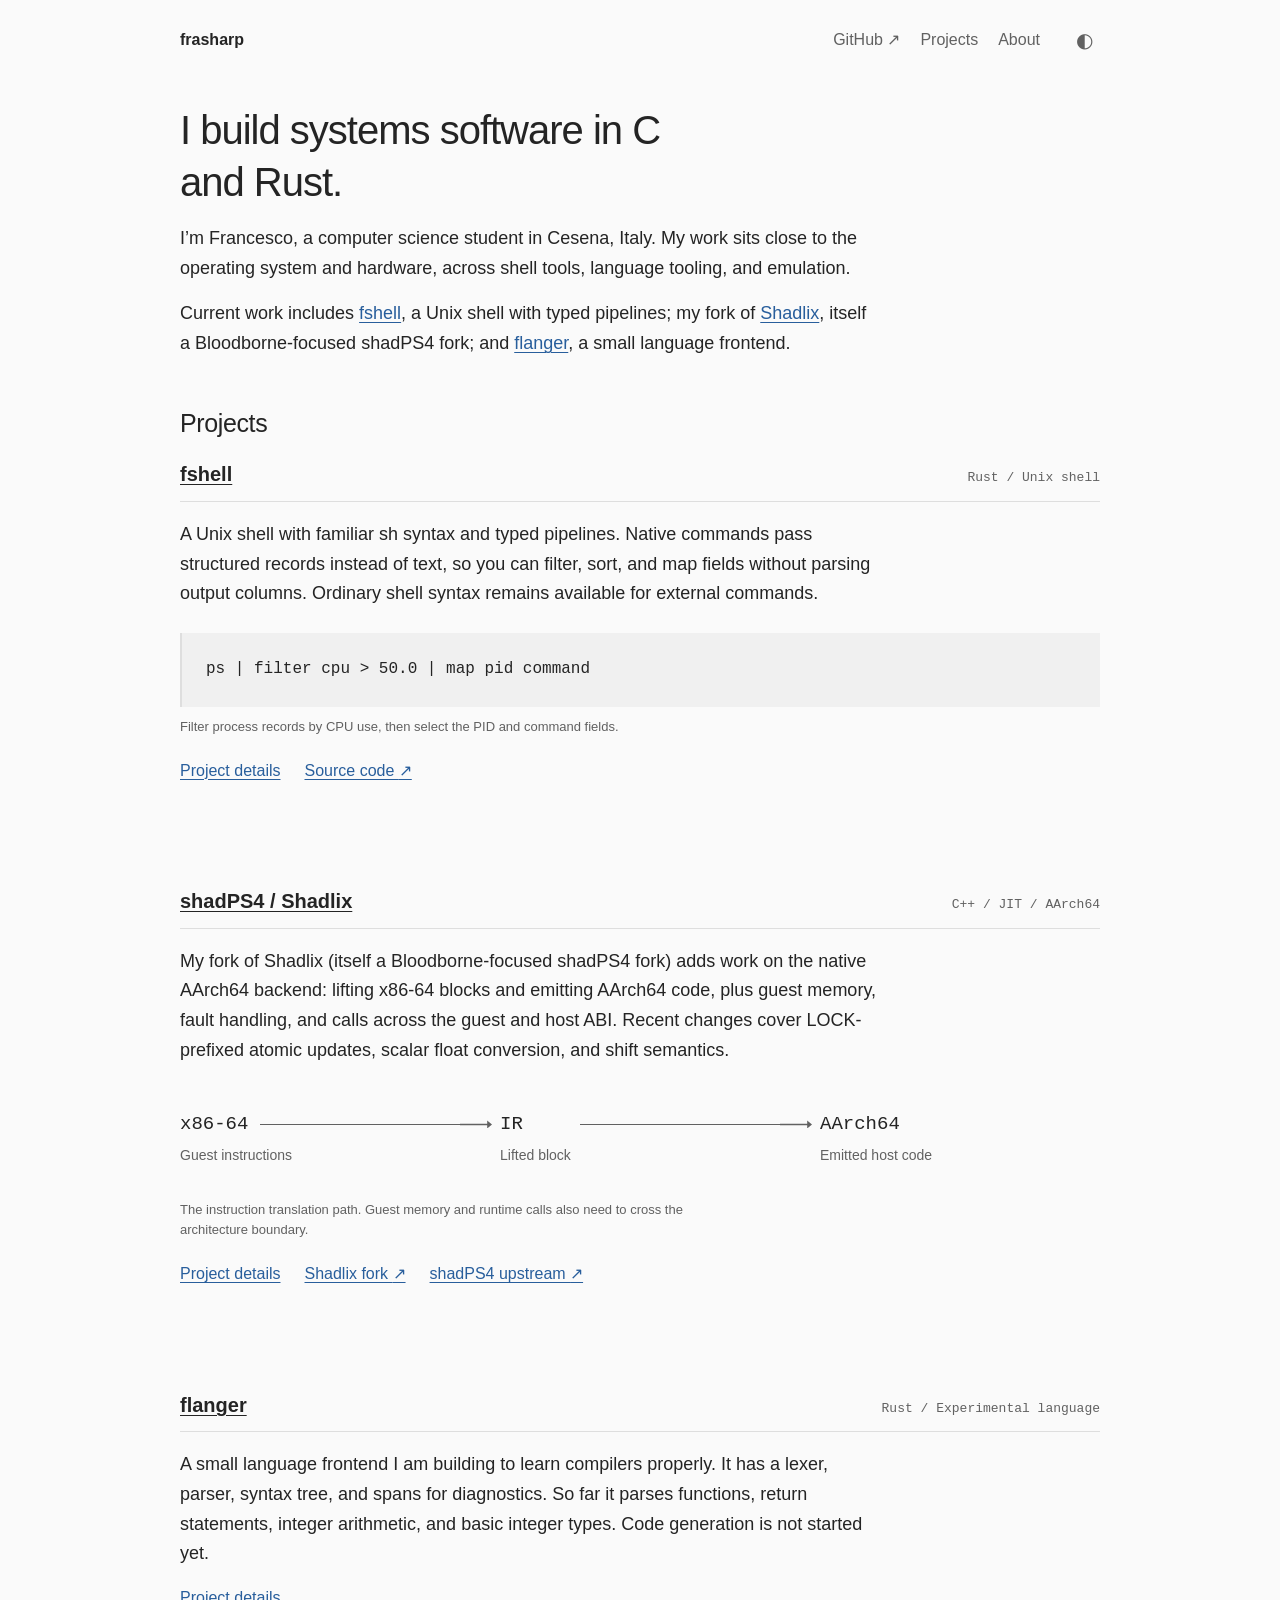
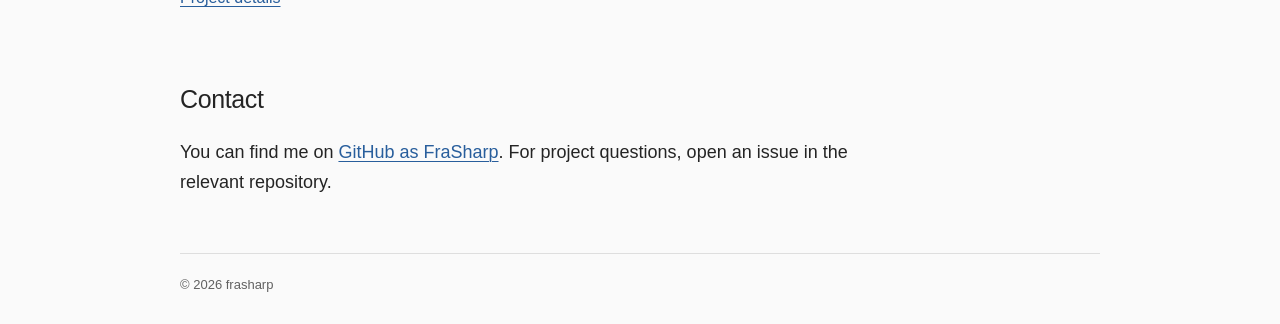
<file: index.html>
<!doctype html>
<html lang="en">
  <head>
    <meta charset="utf-8">
    <meta name="viewport" content="width=device-width, initial-scale=1">
    <meta name="theme-color" content="#fafafa">
    <meta name="description" content="Francesco writes systems software in Rust and C++. Unix shells, programming languages, and ARM64 emulation.">
    <title>frasharp | Systems programmer</title>
    <script>
      try {
        const savedTheme = localStorage.getItem("frasharp-theme");
        const preferredTheme = window.matchMedia("(prefers-color-scheme: dark)").matches ? "dark" : "light";
        document.documentElement.dataset.theme =
          savedTheme === "dark" || savedTheme === "light" ? savedTheme : preferredTheme;
      } catch {
        document.documentElement.dataset.theme = "light";
      }
    </script>
    <link rel="stylesheet" href="/assets/css/site.css">
    <script src="/assets/js/site.js" defer></script>
  </head>
  <body>
    <a class="skip-link" href="#main">Skip to content</a>
    <header class="site-header site-shell">
      <a class="wordmark" href="/" aria-label="frasharp, home">frasharp</a>
      <nav class="header-nav" aria-label="Main">
        <a href="https://github.com/FraSharp" rel="me">GitHub <span aria-hidden="true">↗</span></a>
        <a href="#projects">Projects</a>
        <a href="/about/">About</a>
      </nav>
      <button class="theme-toggle" type="button" data-theme-toggle aria-label="Switch color theme" aria-pressed="false" hidden>
        <span data-theme-icon aria-hidden="true">◐</span>
      </button>
    </header>
    <main class="site-shell" id="main">

      <section class="intro" aria-labelledby="intro-title">
        <h1 id="intro-title">I build systems software in C and Rust.</h1>
        <p>I’m Francesco, a computer science student in Cesena, Italy. My work sits close to the operating system and hardware, across shell tools, language tooling, and emulation.</p>
        <p>Current work includes <a href="/projects/fshell/">fshell</a>, a Unix shell with typed pipelines; my fork of <a href="/projects/shadps4/">Shadlix</a>, itself a Bloodborne-focused shadPS4 fork; and <a href="/projects/flanger/">flanger</a>, a small language frontend.</p>
      </section>
      <section class="content-section" id="projects" aria-labelledby="projects-title">
        <h2 id="projects-title">Projects</h2>
        <article class="project">
          <header class="project-heading">
            <h3><a href="/projects/fshell/">fshell</a></h3>
            <p class="project-meta">Rust / Unix shell</p>
          </header>
          <p>A Unix shell with familiar sh syntax and typed pipelines. Native commands pass structured records instead of text, so you can filter, sort, and map fields without parsing output columns. Ordinary shell syntax remains available for external commands.</p>
          <figure class="pipeline-example">
            <pre tabindex="0" aria-label="fshell typed pipeline example"><code><span class="shell-command">ps | filter cpu &gt; 50.0 | map pid command</span></code></pre>
            <figcaption>Filter process records by CPU use, then select the PID and command fields.</figcaption>
          </figure>
          <p class="project-links"><a href="/projects/fshell/">Project details</a><a href="https://github.com/FraSharp/fshell">Source code <span aria-hidden="true">↗</span></a></p>
        </article>
        <article class="project">
          <header class="project-heading">
            <h3><a href="/projects/shadps4/">shadPS4 / Shadlix</a></h3>
            <p class="project-meta">C++ / JIT / AArch64</p>
          </header>
          <p>My fork of Shadlix (itself a Bloodborne-focused shadPS4 fork) adds work on the native AArch64 backend: lifting x86-64 blocks and emitting AArch64 code, plus guest memory, fault handling, and calls across the guest and host ABI. Recent changes cover LOCK-prefixed atomic updates, scalar float conversion, and shift semantics.</p>
          <figure class="jit-diagram">
            <ol class="jit-flow" aria-label="JIT translation path">
              <li><strong>x86-64</strong><span>Guest instructions</span></li>
              <li><strong>IR</strong><span>Lifted block</span></li>
              <li><strong>AArch64</strong><span>Emitted host code</span></li>
            </ol>
            <figcaption>The instruction translation path. Guest memory and runtime calls also need to cross the architecture boundary.</figcaption>
          </figure>
          <p class="project-links"><a href="/projects/shadps4/">Project details</a><a href="https://github.com/diegolix29/shadPS4/tree/Shadlix">Shadlix fork <span aria-hidden="true">↗</span></a><a href="https://github.com/shadps4-emu/shadPS4">shadPS4 upstream <span aria-hidden="true">↗</span></a></p>
        </article>
        <article class="project project-early">
          <header class="project-heading">
            <h3><a href="/projects/flanger/">flanger</a></h3>
            <p class="project-meta">Rust / Experimental language</p>
          </header>
          <p>A small language frontend I am building to learn compilers properly. It has a lexer, parser, syntax tree, and spans for diagnostics. So far it parses functions, return statements, integer arithmetic, and basic integer types. Code generation is not started yet.</p>
          <p class="project-links"><a href="/projects/flanger/">Project details</a></p>
        </article>
      </section>
      <section class="content-section" id="contact" aria-labelledby="contact-title">
        <h2 id="contact-title">Contact</h2>
        <p>You can find me on <a href="https://github.com/FraSharp" rel="me">GitHub as FraSharp</a>. For project questions, open an issue in the relevant repository.</p>
      </section>
    </main>
    <footer class="site-shell site-footer">
      <p>&copy; <span data-current-year>2026</span> frasharp</p>
    </footer>
  </body>
</html>
</file>
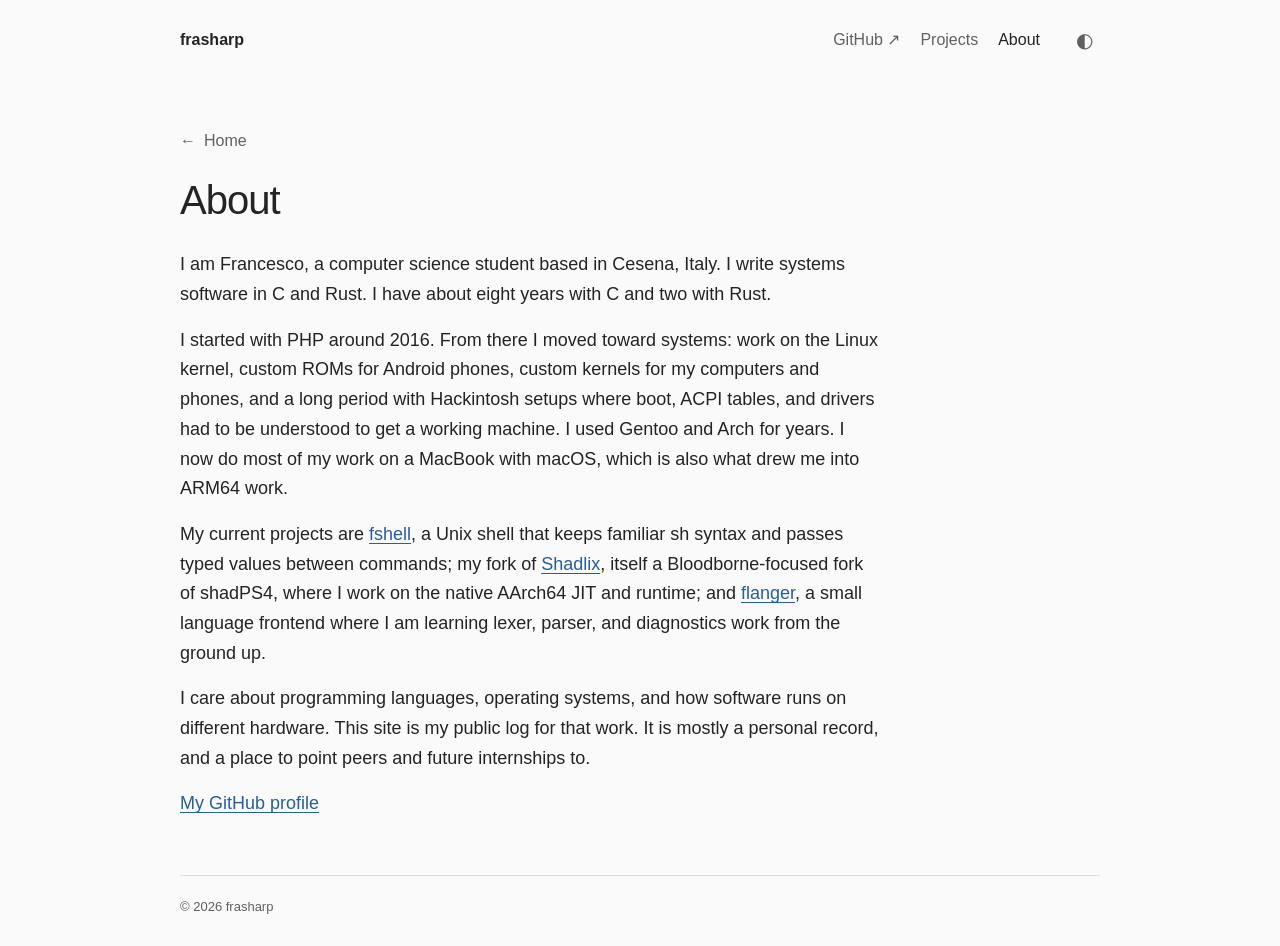
<file: about/index.html>
<!doctype html>
<html lang="en">
  <head>
    <meta charset="utf-8">
    <meta name="viewport" content="width=device-width, initial-scale=1">
    <meta name="theme-color" content="#fafafa">
    <meta name="description" content="About Francesco and the kinds of software he builds.">
    <title>About | frasharp</title>
    <script>
      try {
        const savedTheme = localStorage.getItem("frasharp-theme");
        const preferredTheme = window.matchMedia("(prefers-color-scheme: dark)").matches ? "dark" : "light";
        document.documentElement.dataset.theme =
          savedTheme === "dark" || savedTheme === "light" ? savedTheme : preferredTheme;
      } catch {
        document.documentElement.dataset.theme = "light";
      }
    </script>
    <link rel="stylesheet" href="/assets/css/site.css">
    <script src="/assets/js/site.js" defer></script>
  </head>
  <body>
    <a class="skip-link" href="#main">Skip to content</a>
    <header class="site-header site-shell">
      <a class="wordmark" href="/" aria-label="frasharp, home">frasharp</a>
      <nav class="header-nav" aria-label="Main">
        <a href="https://github.com/FraSharp" rel="me">GitHub <span aria-hidden="true">↗</span></a>
        <a href="/#projects">Projects</a>
        <a href="/about/" aria-current="page">About</a>
      </nav>
      <button class="theme-toggle" type="button" data-theme-toggle aria-label="Switch color theme" aria-pressed="false" hidden>
        <span data-theme-icon aria-hidden="true">◐</span>
      </button>
    </header>
    <main class="site-shell" id="main">

      <header class="page-heading">
        <p class="back-link"><a href="/"><span aria-hidden="true">←</span> Home</a></p>
        <h1>About</h1>
      </header>
      <section class="prose" aria-label="About Francesco">
        <p>I am Francesco, a computer science student based in Cesena, Italy. I write systems software in C and Rust. I have about eight years with C and two with Rust.</p>
        <p>I started with PHP around 2016. From there I moved toward systems: work on the Linux kernel, custom ROMs for Android phones, custom kernels for my computers and phones, and a long period with Hackintosh setups where boot, ACPI tables, and drivers had to be understood to get a working machine. I used Gentoo and Arch for years. I now do most of my work on a MacBook with macOS, which is also what drew me into ARM64 work.</p>
        <p>My current projects are <a href="/projects/fshell/">fshell</a>, a Unix shell that keeps familiar sh syntax and passes typed values between commands; my fork of <a href="/projects/shadps4/">Shadlix</a>, itself a Bloodborne-focused fork of shadPS4, where I work on the native AArch64 JIT and runtime; and <a href="/projects/flanger/">flanger</a>, a small language frontend where I am learning lexer, parser, and diagnostics work from the ground up.</p>
        <p>I care about programming languages, operating systems, and how software runs on different hardware. This site is my public log for that work. It is mostly a personal record, and a place to point peers and future internships to.</p>
        <p><a href="https://github.com/FraSharp" rel="me">My GitHub profile</a></p>
      </section>
    </main>
    <footer class="site-shell site-footer">
      <p>&copy; <span data-current-year>2026</span> frasharp</p>
    </footer>
  </body>
</html>
</file>
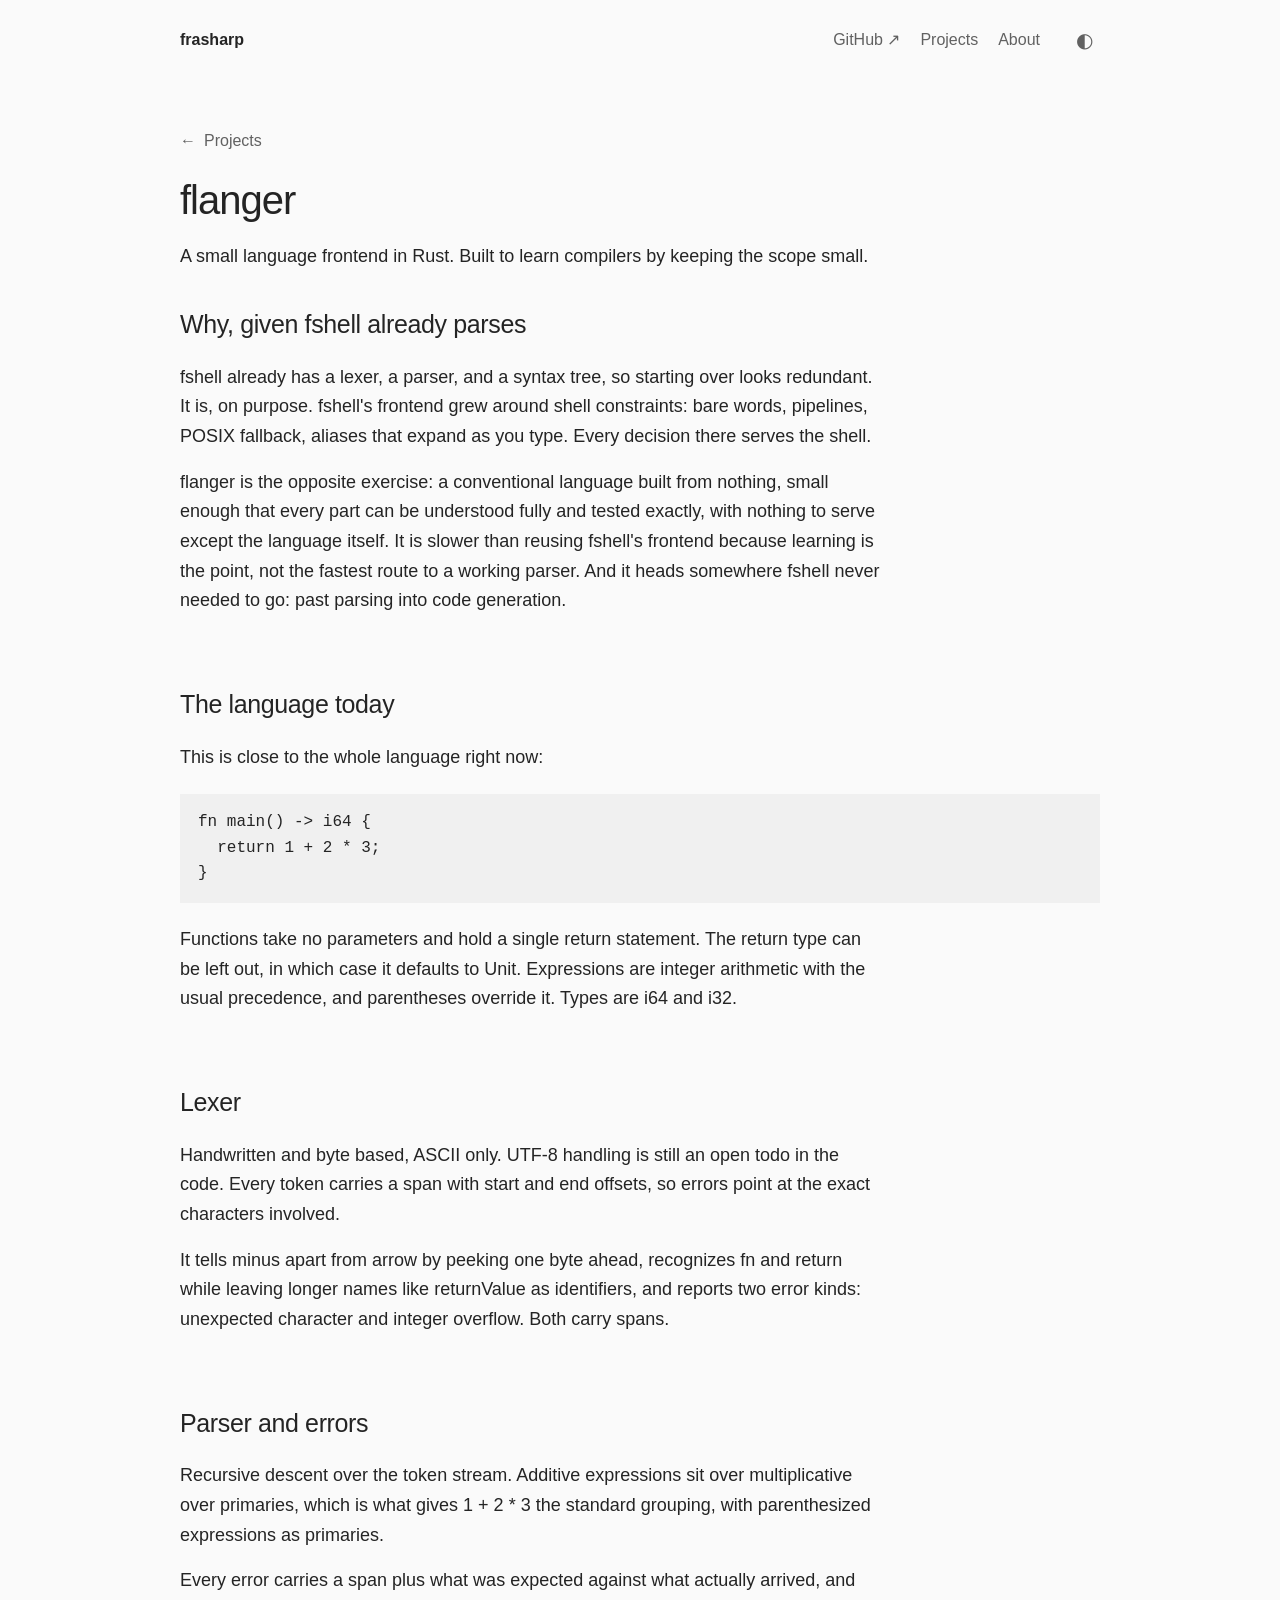
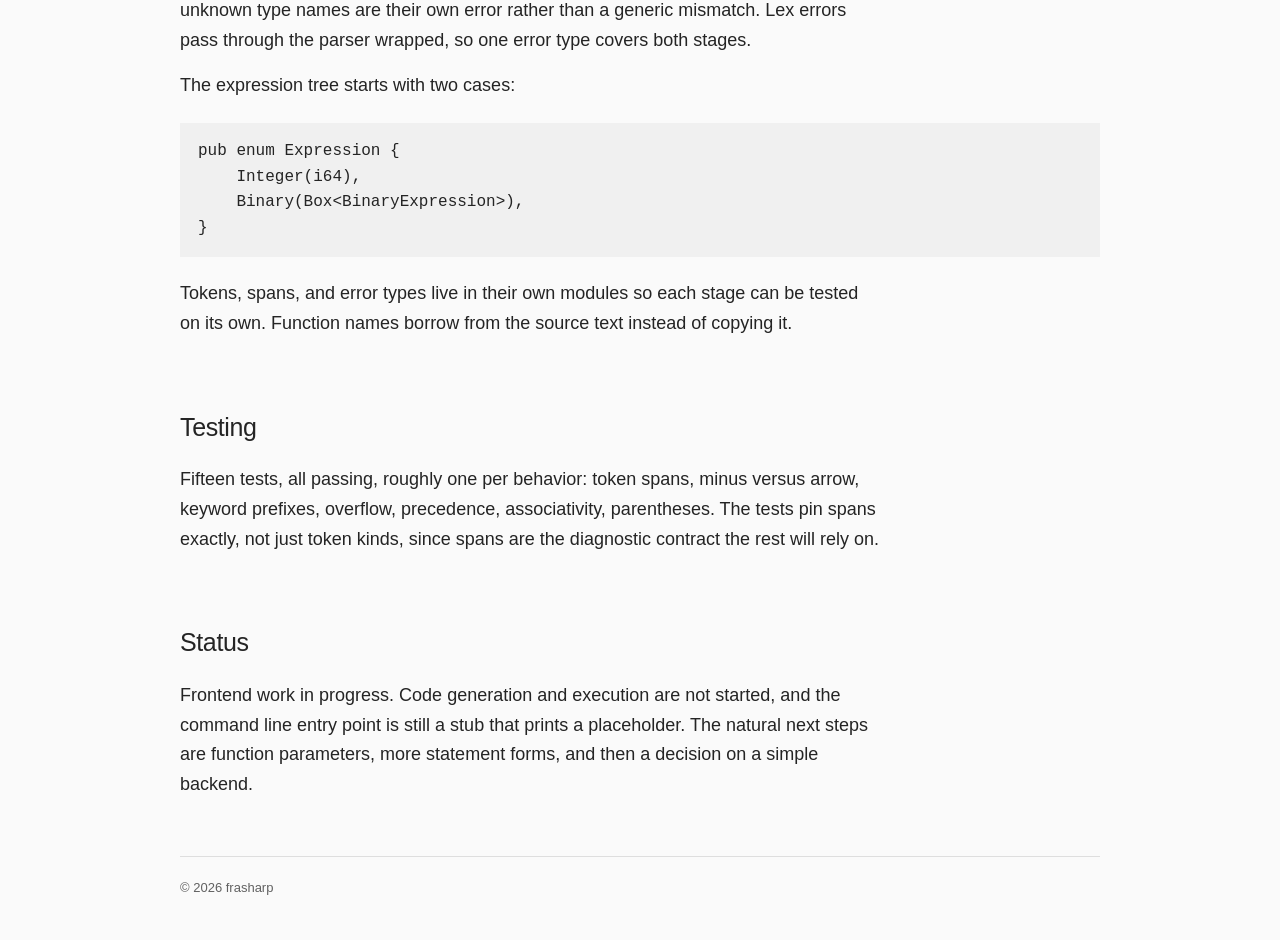
<file: projects/flanger/index.html>
<!doctype html>
<html lang="en">
  <head>
    <meta charset="utf-8">
    <meta name="viewport" content="width=device-width, initial-scale=1">
    <meta name="theme-color" content="#fafafa">
    <meta name="description" content="flanger, an early programming language frontend written in Rust.">
    <title>flanger | frasharp</title>
    <script>
      try {
        const savedTheme = localStorage.getItem("frasharp-theme");
        const preferredTheme = window.matchMedia("(prefers-color-scheme: dark)").matches ? "dark" : "light";
        document.documentElement.dataset.theme =
          savedTheme === "dark" || savedTheme === "light" ? savedTheme : preferredTheme;
      } catch {
        document.documentElement.dataset.theme = "light";
      }
    </script>
    <link rel="stylesheet" href="/assets/css/site.css">
    <script src="/assets/js/site.js" defer></script>
  </head>
  <body>
    <a class="skip-link" href="#main">Skip to content</a>
    <header class="site-header site-shell">
      <a class="wordmark" href="/" aria-label="frasharp, home">frasharp</a>
      <nav class="header-nav" aria-label="Main">
        <a href="https://github.com/FraSharp" rel="me">GitHub <span aria-hidden="true">↗</span></a>
        <a href="/#projects">Projects</a>
        <a href="/about/">About</a>
      </nav>
      <button class="theme-toggle" type="button" data-theme-toggle aria-label="Switch color theme" aria-pressed="false" hidden>
        <span data-theme-icon aria-hidden="true">◐</span>
      </button>
    </header>
    <main class="site-shell" id="main">
      <header class="page-heading">
        <p class="back-link"><a href="/#projects"><span aria-hidden="true">←</span> Projects</a></p>
        <h1>flanger</h1>
        <p>A small language frontend in Rust. Built to learn compilers by keeping the scope small.</p>
      </header>
      <section class="content-section" aria-labelledby="why-title">
        <h2 id="why-title">Why, given fshell already parses</h2>
        <p>fshell already has a lexer, a parser, and a syntax tree, so starting over looks redundant. It is, on purpose. fshell's frontend grew around shell constraints: bare words, pipelines, POSIX fallback, aliases that expand as you type. Every decision there serves the shell.</p>
        <p>flanger is the opposite exercise: a conventional language built from nothing, small enough that every part can be understood fully and tested exactly, with nothing to serve except the language itself. It is slower than reusing fshell's frontend because learning is the point, not the fastest route to a working parser. And it heads somewhere fshell never needed to go: past parsing into code generation.</p>
      </section>
      <section class="content-section" aria-labelledby="today-title">
        <h2 id="today-title">The language today</h2>
        <p>This is close to the whole language right now:</p>
        <pre tabindex="0" aria-label="Example flanger program"><code>fn main() -&gt; i64 {
  return 1 + 2 * 3;
}</code></pre>
        <p>Functions take no parameters and hold a single return statement. The return type can be left out, in which case it defaults to Unit. Expressions are integer arithmetic with the usual precedence, and parentheses override it. Types are i64 and i32.</p>
      </section>
      <section class="content-section" aria-labelledby="lexer-title">
        <h2 id="lexer-title">Lexer</h2>
        <p>Handwritten and byte based, ASCII only. UTF-8 handling is still an open todo in the code. Every token carries a span with start and end offsets, so errors point at the exact characters involved.</p>
        <p>It tells minus apart from arrow by peeking one byte ahead, recognizes fn and return while leaving longer names like returnValue as identifiers, and reports two error kinds: unexpected character and integer overflow. Both carry spans.</p>
      </section>
      <section class="content-section" aria-labelledby="parser-title">
        <h2 id="parser-title">Parser and errors</h2>
        <p>Recursive descent over the token stream. Additive expressions sit over multiplicative over primaries, which is what gives 1 + 2 * 3 the standard grouping, with parenthesized expressions as primaries.</p>
        <p>Every error carries a span plus what was expected against what actually arrived, and unknown type names are their own error rather than a generic mismatch. Lex errors pass through the parser wrapped, so one error type covers both stages.</p>
        <p>The expression tree starts with two cases:</p>
        <pre tabindex="0" aria-label="Expression enum from flanger’s AST"><code>pub enum Expression {
    Integer(i64),
    Binary(Box&lt;BinaryExpression&gt;),
}</code></pre>
        <p>Tokens, spans, and error types live in their own modules so each stage can be tested on its own. Function names borrow from the source text instead of copying it.</p>
      </section>
      <section class="content-section" aria-labelledby="tests-title">
        <h2 id="tests-title">Testing</h2>
        <p>Fifteen tests, all passing, roughly one per behavior: token spans, minus versus arrow, keyword prefixes, overflow, precedence, associativity, parentheses. The tests pin spans exactly, not just token kinds, since spans are the diagnostic contract the rest will rely on.</p>
      </section>
      <section class="content-section" aria-labelledby="status-title">
        <h2 id="status-title">Status</h2>
        <p>Frontend work in progress. Code generation and execution are not started, and the command line entry point is still a stub that prints a placeholder. The natural next steps are function parameters, more statement forms, and then a decision on a simple backend.</p>
      </section>
    </main>
    <footer class="site-shell site-footer">
      <p>&copy; <span data-current-year>2026</span> frasharp</p>
    </footer>
  </body>
</html>
</file>
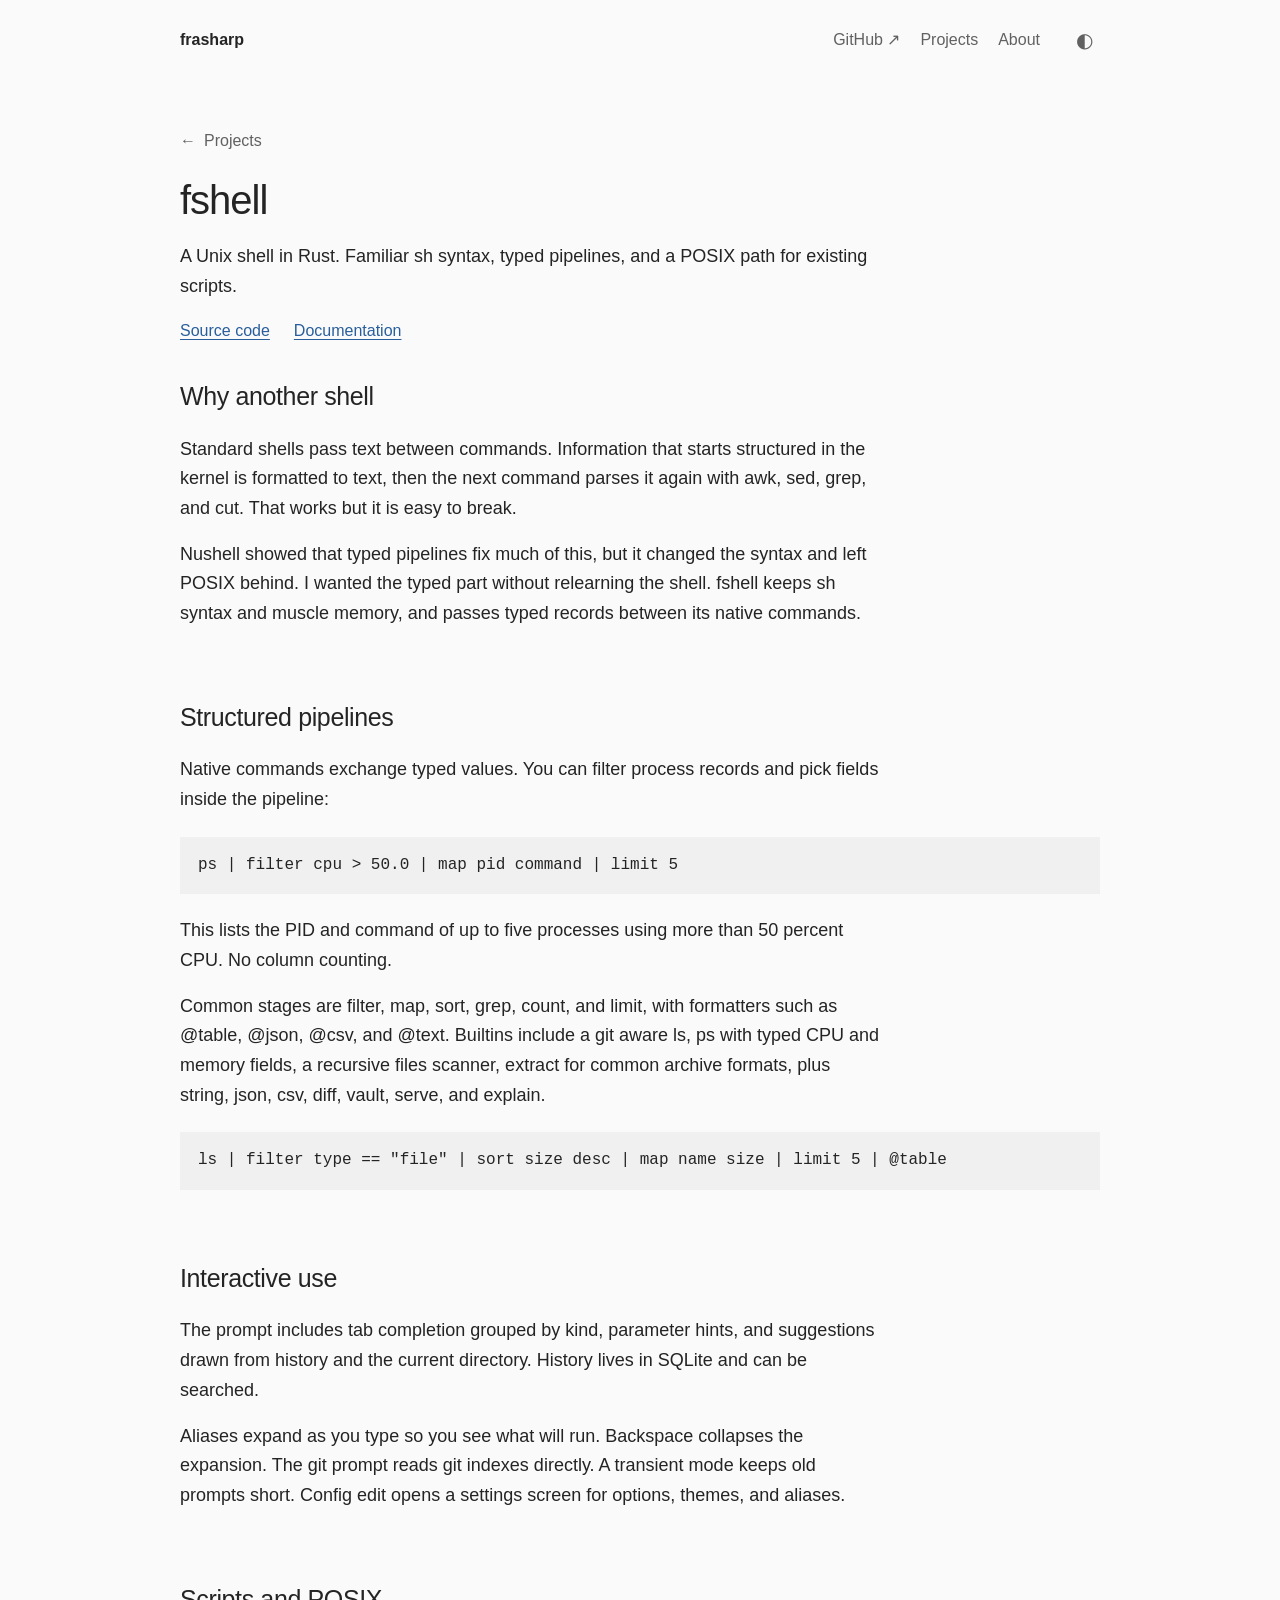
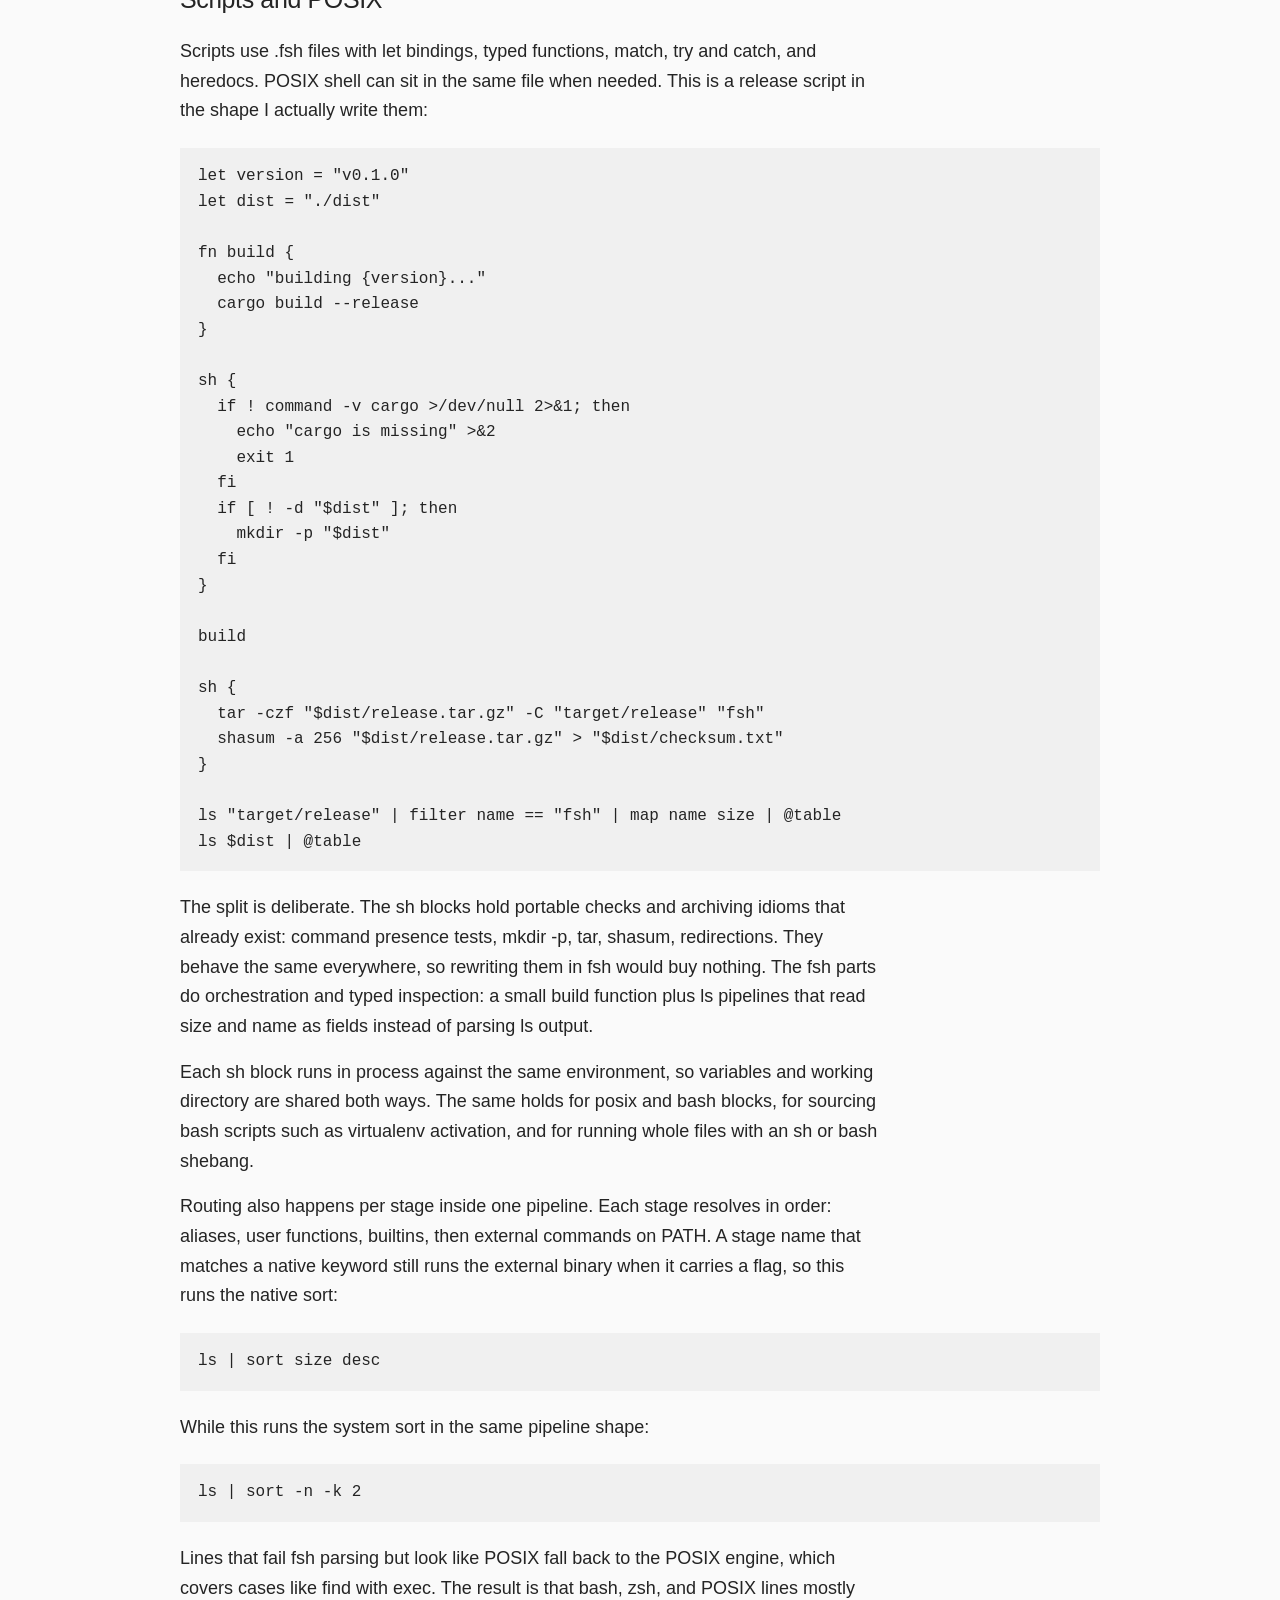
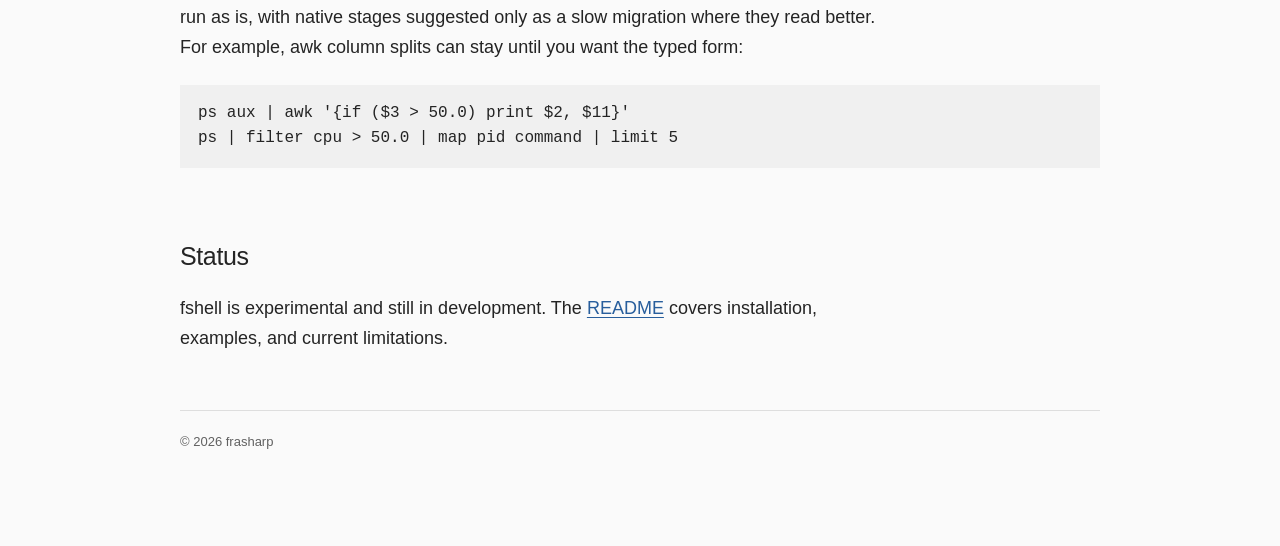
<file: projects/fshell/index.html>
<!doctype html>
<html lang="en">
  <head>
    <meta charset="utf-8">
    <meta name="viewport" content="width=device-width, initial-scale=1">
    <meta name="theme-color" content="#fafafa">
    <meta name="description" content="A closer look at fshell, a structured-data Unix shell written in Rust.">
    <title>fshell | frasharp</title>
    <script>
      try {
        const savedTheme = localStorage.getItem("frasharp-theme");
        const preferredTheme = window.matchMedia("(prefers-color-scheme: dark)").matches ? "dark" : "light";
        document.documentElement.dataset.theme =
          savedTheme === "dark" || savedTheme === "light" ? savedTheme : preferredTheme;
      } catch {
        document.documentElement.dataset.theme = "light";
      }
    </script>
    <link rel="stylesheet" href="/assets/css/site.css">
    <script src="/assets/js/site.js" defer></script>
  </head>
  <body>
    <a class="skip-link" href="#main">Skip to content</a>
    <header class="site-header site-shell">
      <a class="wordmark" href="/" aria-label="frasharp, home">frasharp</a>
      <nav class="header-nav" aria-label="Main">
        <a href="https://github.com/FraSharp" rel="me">GitHub <span aria-hidden="true">↗</span></a>
        <a href="/#projects">Projects</a>
        <a href="/about/">About</a>
      </nav>
      <button class="theme-toggle" type="button" data-theme-toggle aria-label="Switch color theme" aria-pressed="false" hidden>
        <span data-theme-icon aria-hidden="true">◐</span>
      </button>
    </header>
    <main class="site-shell" id="main">

      <header class="page-heading">
        <p class="back-link"><a href="/#projects"><span aria-hidden="true">←</span> Projects</a></p>
        <h1>fshell</h1>
        <p>A Unix shell in Rust. Familiar sh syntax, typed pipelines, and a POSIX path for existing scripts.</p>
        <p class="project-links"><a href="https://github.com/FraSharp/fshell">Source code</a><a href="https://github.com/FraSharp/fshell/blob/main/README.md">Documentation</a></p>
      </header>
      <section class="content-section" aria-labelledby="why-title">
        <h2 id="why-title">Why another shell</h2>
        <p>Standard shells pass text between commands. Information that starts structured in the kernel is formatted to text, then the next command parses it again with awk, sed, grep, and cut. That works but it is easy to break.</p>
        <p>Nushell showed that typed pipelines fix much of this, but it changed the syntax and left POSIX behind. I wanted the typed part without relearning the shell. fshell keeps sh syntax and muscle memory, and passes typed records between its native commands.</p>
      </section>
      <section class="content-section" aria-labelledby="pipelines-title">
        <h2 id="pipelines-title">Structured pipelines</h2>
        <p>Native commands exchange typed values. You can filter process records and pick fields inside the pipeline:</p>
        <pre tabindex="0" aria-label="Example fshell pipeline"><code>ps | filter cpu &gt; 50.0 | map pid command | limit 5</code></pre>
        <p>This lists the PID and command of up to five processes using more than 50 percent CPU. No column counting.</p>
        <p>Common stages are filter, map, sort, grep, count, and limit, with formatters such as @table, @json, @csv, and @text. Builtins include a git aware ls, ps with typed CPU and memory fields, a recursive files scanner, extract for common archive formats, plus string, json, csv, diff, vault, serve, and explain.</p>
        <pre tabindex="0" aria-label="File listing pipeline"><code>ls | filter type == "file" | sort size desc | map name size | limit 5 | @table</code></pre>
      </section>
      <section class="content-section" aria-labelledby="interactive-title">
        <h2 id="interactive-title">Interactive use</h2>
        <p>The prompt includes tab completion grouped by kind, parameter hints, and suggestions drawn from history and the current directory. History lives in SQLite and can be searched.</p>
        <p>Aliases expand as you type so you see what will run. Backspace collapses the expansion. The git prompt reads git indexes directly. A transient mode keeps old prompts short. Config edit opens a settings screen for options, themes, and aliases.</p>
      </section>
      <section class="content-section" aria-labelledby="scripts-title">
        <h2 id="scripts-title">Scripts and POSIX</h2>
        <p>Scripts use .fsh files with let bindings, typed functions, match, try and catch, and heredocs. POSIX shell can sit in the same file when needed. This is a release script in the shape I actually write them:</p>
        <pre tabindex="0" aria-label="Mixed fsh and POSIX release script"><code>let version = "v0.1.0"
let dist = "./dist"

fn build {
  echo "building {version}..."
  cargo build --release
}

sh {
  if ! command -v cargo &gt;/dev/null 2&gt;&amp;1; then
    echo "cargo is missing" &gt;&amp;2
    exit 1
  fi
  if [ ! -d "$dist" ]; then
    mkdir -p "$dist"
  fi
}

build

sh {
  tar -czf "$dist/release.tar.gz" -C "target/release" "fsh"
  shasum -a 256 "$dist/release.tar.gz" &gt; "$dist/checksum.txt"
}

ls "target/release" | filter name == "fsh" | map name size | @table
ls $dist | @table</code></pre>
        <p>The split is deliberate. The sh blocks hold portable checks and archiving idioms that already exist: command presence tests, mkdir -p, tar, shasum, redirections. They behave the same everywhere, so rewriting them in fsh would buy nothing. The fsh parts do orchestration and typed inspection: a small build function plus ls pipelines that read size and name as fields instead of parsing ls output.</p>
        <p>Each sh block runs in process against the same environment, so variables and working directory are shared both ways. The same holds for posix and bash blocks, for sourcing bash scripts such as virtualenv activation, and for running whole files with an sh or bash shebang.</p>
        <p>Routing also happens per stage inside one pipeline. Each stage resolves in order: aliases, user functions, builtins, then external commands on PATH. A stage name that matches a native keyword still runs the external binary when it carries a flag, so this runs the native sort:</p>
        <pre tabindex="0" aria-label="Native sort stage"><code>ls | sort size desc</code></pre>
        <p>While this runs the system sort in the same pipeline shape:</p>
        <pre tabindex="0" aria-label="External sort stage"><code>ls | sort -n -k 2</code></pre>
        <p>Lines that fail fsh parsing but look like POSIX fall back to the POSIX engine, which covers cases like find with exec. The result is that bash, zsh, and POSIX lines mostly run as is, with native stages suggested only as a slow migration where they read better. For example, awk column splits can stay until you want the typed form:</p>
        <pre tabindex="0" aria-label="Gradual migration example"><code>ps aux | awk '{if ($3 &gt; 50.0) print $2, $11}'
ps | filter cpu &gt; 50.0 | map pid command | limit 5</code></pre>
      </section>
      <section class="content-section" aria-labelledby="status-title">
        <h2 id="status-title">Status</h2>
        <p>fshell is experimental and still in development. The <a href="https://github.com/FraSharp/fshell/blob/main/README.md">README</a> covers installation, examples, and current limitations.</p>
      </section>
    </main>
    <footer class="site-shell site-footer">
      <p>&copy; <span data-current-year>2026</span> frasharp</p>
    </footer>
  </body>
</html>
</file>
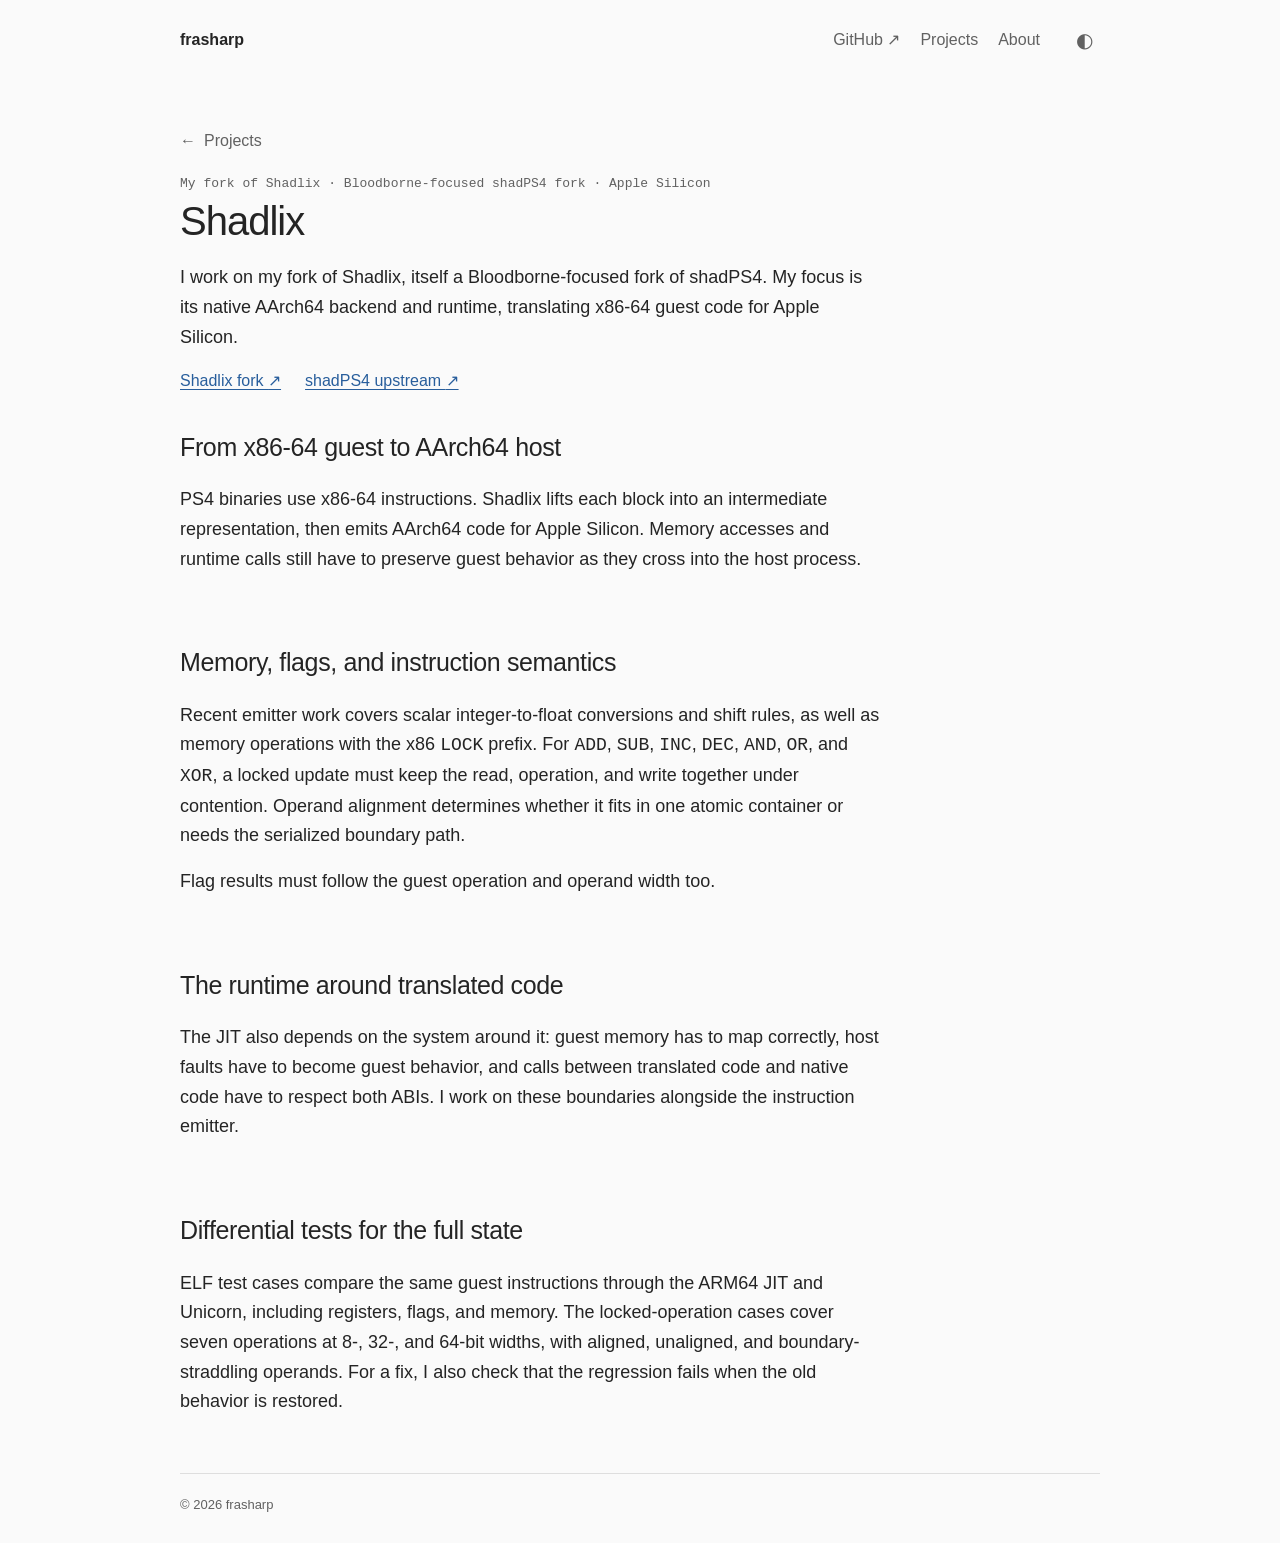
<file: projects/shadps4/index.html>
<!doctype html>
<html lang="en">
  <head>
    <meta charset="utf-8">
    <meta name="viewport" content="width=device-width, initial-scale=1">
    <meta name="theme-color" content="#fafafa">
    <meta name="description" content="My fork of Shadlix, a Bloodborne-focused shadPS4 fork, with work on native AArch64 JIT and runtime support for Apple Silicon.">
    <title>Shadlix | frasharp</title>
    <script>
      try {
        const savedTheme = localStorage.getItem("frasharp-theme");
        const preferredTheme = window.matchMedia("(prefers-color-scheme: dark)").matches ? "dark" : "light";
        document.documentElement.dataset.theme =
          savedTheme === "dark" || savedTheme === "light" ? savedTheme : preferredTheme;
      } catch {
        document.documentElement.dataset.theme = "light";
      }
    </script>
    <link rel="stylesheet" href="/assets/css/site.css">
    <script src="/assets/js/site.js" defer></script>
  </head>
  <body>
    <a class="skip-link" href="#main">Skip to content</a>
    <header class="site-header site-shell">
      <a class="wordmark" href="/" aria-label="frasharp, home">frasharp</a>
      <nav class="header-nav" aria-label="Main">
        <a href="https://github.com/FraSharp" rel="me">GitHub <span aria-hidden="true">↗</span></a>
        <a href="/#projects">Projects</a>
        <a href="/about/">About</a>
      </nav>
      <button class="theme-toggle" type="button" data-theme-toggle aria-label="Switch color theme" aria-pressed="false" hidden>
        <span data-theme-icon aria-hidden="true">◐</span>
      </button>
    </header>
    <main class="site-shell" id="main">
      <header class="page-heading">
        <p class="back-link"><a href="/#projects"><span aria-hidden="true">←</span> Projects</a></p>
        <p class="project-meta">My fork of Shadlix · Bloodborne-focused shadPS4 fork · Apple Silicon</p>
        <h1>Shadlix</h1>
        <p>I work on my fork of Shadlix, itself a Bloodborne-focused fork of shadPS4. My focus is its native AArch64 backend and runtime, translating x86-64 guest code for Apple Silicon.</p>
        <p class="project-links"><a href="https://github.com/diegolix29/shadPS4/tree/Shadlix">Shadlix fork <span aria-hidden="true">↗</span></a><a href="https://github.com/shadps4-emu/shadPS4">shadPS4 upstream <span aria-hidden="true">↗</span></a></p>
      </header>
      <section class="content-section" aria-labelledby="translation-title">
        <h2 id="translation-title">From x86-64 guest to AArch64 host</h2>
        <p>PS4 binaries use x86-64 instructions. Shadlix lifts each block into an intermediate representation, then emits AArch64 code for Apple Silicon. Memory accesses and runtime calls still have to preserve guest behavior as they cross into the host process.</p>
      </section>
      <section class="content-section" aria-labelledby="semantics-title">
        <h2 id="semantics-title">Memory, flags, and instruction semantics</h2>
        <p>Recent emitter work covers scalar integer-to-float conversions and shift rules, as well as memory operations with the x86 <code>LOCK</code> prefix. For <code>ADD</code>, <code>SUB</code>, <code>INC</code>, <code>DEC</code>, <code>AND</code>, <code>OR</code>, and <code>XOR</code>, a locked update must keep the read, operation, and write together under contention. Operand alignment determines whether it fits in one atomic container or needs the serialized boundary path.</p>
        <p>Flag results must follow the guest operation and operand width too.</p>
      </section>
      <section class="content-section" aria-labelledby="runtime-title">
        <h2 id="runtime-title">The runtime around translated code</h2>
        <p>The JIT also depends on the system around it: guest memory has to map correctly, host faults have to become guest behavior, and calls between translated code and native code have to respect both ABIs. I work on these boundaries alongside the instruction emitter.</p>
      </section>
      <section class="content-section" aria-labelledby="tests-title">
        <h2 id="tests-title">Differential tests for the full state</h2>
        <p>ELF test cases compare the same guest instructions through the ARM64 JIT and Unicorn, including registers, flags, and memory. The locked-operation cases cover seven operations at 8-, 32-, and 64-bit widths, with aligned, unaligned, and boundary-straddling operands. For a fix, I also check that the regression fails when the old behavior is restored.</p>
      </section>
    </main>
    <footer class="site-shell site-footer">
      <p>&copy; <span data-current-year>2026</span> frasharp</p>
    </footer>
  </body>
</html>
</file>
<file: assets/css/site.css>
:root {
  color-scheme: light;
  --paper: #fafafa;
  --ink: #242424;
  --muted: #616161;
  --link: #285e9c;
  --line: #dedede;
  --code: #f0f0f0;
  font-family: -apple-system, BlinkMacSystemFont, "Segoe UI", Helvetica, Arial, sans-serif;
}

:root[data-theme="dark"] {
  color-scheme: dark;
  --paper: #1b1b1b;
  --ink: #e6e6e6;
  --muted: #adadad;
  --link: #93bce9;
  --line: #393939;
  --code: #242424;
}

@media (prefers-color-scheme: dark) {
  :root:not([data-theme]) {
    color-scheme: dark;
    --paper: #1b1b1b;
    --ink: #e6e6e6;
    --muted: #adadad;
    --link: #93bce9;
    --line: #393939;
    --code: #242424;
  }
}

* { box-sizing: border-box; }
html { background: var(--paper); scroll-padding-top: 24px; }
body {
  margin: 0;
  background: var(--paper);
  color: var(--ink);
  font-size: 18px;
  line-height: 1.65;
  overflow-wrap: break-word;
  -webkit-font-smoothing: antialiased;
}
a { color: var(--link); text-decoration-thickness: 1px; text-underline-offset: 3px; }
a:hover { text-decoration-thickness: 2px; }
a:focus-visible, button:focus-visible, pre:focus-visible { outline: 2px solid var(--link); outline-offset: 5px; }
p { margin: 0 0 16px; }
p:last-child { margin-bottom: 0; }
h1, h2, h3 { line-height: 1.3; font-weight: 500; }
h1 { margin: 0 0 16px; font-size: 40px; letter-spacing: -0.025em; }
h2 { margin: 0 0 22px; font-size: 25px; letter-spacing: -0.015em; }
h3 { margin: 0; font-size: 20px; font-weight: 600; }
.site-shell { width: min(100% - 48px, 920px); margin-inline: auto; }
.site-header {
  display: flex;
  align-items: center;
  gap: 28px;
  padding-block: 24px;
  font-size: 16px;
}
.wordmark { margin-right: auto; color: var(--ink); font-weight: 600; text-decoration: none; }
.theme-toggle {
  width: 32px;
  height: 32px;
  padding: 0;
  border: 0;
  border-radius: 0;
  background: transparent;
  color: var(--muted);
  cursor: pointer;
  font: inherit;
  font-size: 20px;
}
.theme-toggle:hover { color: var(--ink); background: var(--code); }
.theme-toggle[hidden] { display: none; }
.intro { padding-top: 24px; }
.intro h1 { max-width: 24ch; }
main p { max-width: 70ch; }
.content-section { margin-top: 72px; }
.intro + .content-section { margin-top: 48px; }
.project { margin-bottom: 56px; }
.project + .project { padding-top: 48px; }
.project:last-child { margin-bottom: 0; }
.project h2 { margin: 0; font-size: 20px; font-weight: 600; }
.project h3 a, .project h2 a { color: var(--ink); }
.project-heading {
  display: flex;
  justify-content: space-between;
  align-items: baseline;
  gap: 12px 24px;
  padding-bottom: 12px;
  margin-bottom: 18px;
  border-bottom: 1px solid var(--line);
}
.project-meta { margin: 0; color: var(--muted); font: 13px/1.6 "SFMono-Regular", Consolas, "Liberation Mono", monospace; }
.pipeline-example, .jit-diagram { margin: 24px 0 20px; }
.pipeline-example pre { margin: 0; padding: 24px; border-left: 2px solid var(--line); }
.shell-command { display: block; white-space: pre-wrap; overflow-wrap: anywhere; color: var(--ink); }
figcaption { max-width: 75ch; margin-top: 10px; color: var(--muted); font-size: 13px; line-height: 1.6; }
.jit-flow { display: grid; grid-template-columns: repeat(3, 1fr); gap: 40px; margin: 0; padding: 20px 0; list-style: none; }
.jit-flow li { position: relative; }
.jit-flow li:not(:last-child)::after {
  position: absolute;
  top: 15px;
  left: 8ch;
  right: 0;
  border-top: 1px solid var(--muted);
  content: "";
}
.jit-flow li + li::before {
  position: absolute;
  left: -40px;
  top: 11px;
  width: 32px;
  height: 8px;
  background: var(--muted);
  clip-path: polygon(0 40%, 85% 40%, 85% 0, 100% 50%, 85% 100%, 85% 60%, 0 60%);
  content: "";
}
.jit-flow strong { display: block; font: 500 19px/1.6 "SFMono-Regular", Consolas, "Liberation Mono", monospace; }
.jit-flow span { color: var(--muted); font-size: 14px; }
.header-nav { display: flex; gap: 20px; }
.header-nav a { color: var(--muted); text-decoration: none; }
.header-nav a:hover { color: var(--ink); text-decoration: underline; }
.header-nav a[aria-current] { color: var(--ink); }
.back-link { margin-bottom: 20px; font-size: 16px; }
.back-link a { display: inline-flex; align-items: center; gap: 8px; color: var(--muted); text-decoration: none; }
.back-link a:hover { color: var(--ink); text-decoration: underline; }
.project-links { display: flex; flex-wrap: wrap; gap: 8px 24px; font-size: 16px; }
.page-heading { padding-top: 48px; }
.page-heading + .content-section { margin-top: 36px; }
.prose { margin-top: 24px; }
pre {
  margin: 22px 0;
  padding: 16px 18px;
  background: var(--code);
  overflow-x: auto;
  font-size: 16px;
  line-height: 1.6;
}
code { font-family: "SFMono-Regular", Consolas, "Liberation Mono", monospace; }
.site-footer {
  display: flex;
  justify-content: space-between;
  gap: 24px;
  margin-top: 56px;
  padding-block: 20px 28px;
  border-top: 1px solid var(--line);
  color: var(--muted);
  font-size: 13px;
}
.site-footer p { margin: 0; }
.skip-link {
  position: absolute;
  top: 8px;
  left: 8px;
  padding: 8px 12px;
  background: var(--paper);
  transform: translateY(-150%);
}
.skip-link:focus { transform: translateY(0); }

@media (max-width: 600px) {
  .site-shell { width: calc(100% - 40px); }
  .site-header { display: grid; grid-template-columns: 1fr auto; gap: 10px 20px; align-items: center; padding-top: 20px; }
  .wordmark { grid-area: 1 / 1; }
  .theme-toggle { grid-area: 1 / 2; justify-self: end; }
  .header-nav { grid-area: 2 / 1 / 2 / -1; flex-wrap: wrap; gap: 12px; font-size: 15px; }
  .intro { padding-top: 24px; }
  .page-heading { padding-top: 28px; }
  .project-heading { flex-wrap: wrap; gap: 6px; }
  .project-meta { flex-basis: 100%; }
  .pipeline-example pre { padding: 18px 14px; }
  .jit-flow { gap: 26px; }
  .jit-flow li + li::before { left: -26px; width: 18px; top: 8px; }
  .jit-flow li:not(:last-child)::after { top: 12px; left: 7ch; }
  .jit-flow strong { font-size: 15px; }
  .jit-flow span { font-size: 12px; }
  h1 { font-size: 34px; }
  body { font-size: 16px; }
  .content-section { margin-top: 48px; }
  .intro + .content-section { margin-top: 32px; }
  .project { margin-bottom: 44px; }
  pre { padding: 12px; font-size: 13px; }
}
</file>
